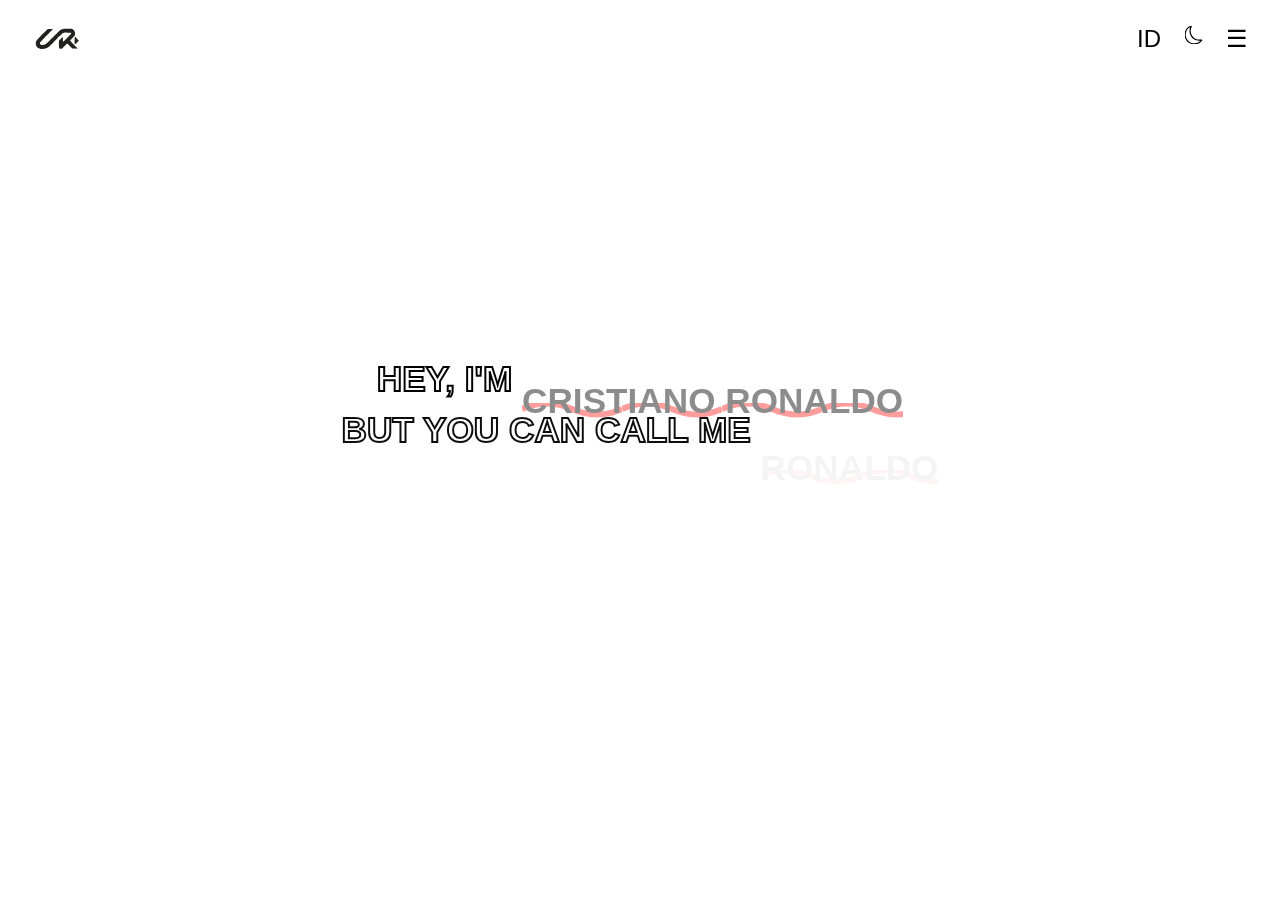
<file: index.html>
<!DOCTYPE html>
<html lang="en" data-theme="light">
<head>
  <meta charset="UTF-8" />
  <meta name="viewport" content="width=device-width, initial-scale=1.0" />
  <title>Cristiano Ronaldo | Fanspage</title>

  <!-- Favicons -->
  <link href="assets/img/ur-icon5.png" rel="icon">
  <link href="assets/img/ur-icon5.png" rel="apple-touch-icon">

  <!-- Styles -->
  <link rel="stylesheet" href="assets/css/style.css" />

  <!-- GSAP for animations -->
  <script src="https://cdnjs.cloudflare.com/ajax/libs/gsap/3.12.2/gsap.min.js"></script>
</head>
<body>
  <header class="header">
    <a href="index.html" class="logo">
      <img src="assets/img/ur-icon2.svg" alt="Logo" />
    </a>
    <!-- Top Controls -->
    <div class="top-controls">
      <button id="langToggle">ID</button>
      <button id="modeToggle" aria-label="Toggle Theme">
        <img src="assets/img/moon.svg" alt="Theme icon" width="24" height="24" />
      </button>
      <button id="menuToggle">☰</button>
    </div>
  </header>

  <main class="hero">
    <div class="hero-text">
      <h1 class="hero-title">
        <span class="line">
          <span class="outline-only">HEY, I'M</span>
          <strong class="wavy-hover filled">CRISTIANO RONALDO</strong>
        </span>
        <span class="line">
          <span class="outline-only">BUT YOU CAN CALL ME</span>
          <strong class="wavy-hover filled">RONALDO</strong>
        </span>
      </h1>

      <p class="hero-subline">I'm a football player, athlete<br>& captain of the Portuguese national team</p>

      <div class="hero-links">
        <a href="work.html">➜ see my projects</a>
        <a href="about.html">➜ more about me</a>
      </div>
    </div>
  </main>

  <!-- Overlay Menu -->
  <div id="overlayMenu" class="overlay hidden">
    <div class="overlay-header">
      <a href="index.html" class="overlay-brand">
        <img src="assets/img/ur-icon2.svg" alt="Logo" class="brand-logo" />
        <span class="brand-text">CR7</span>
      </a>
      <div class="overlay-controls">
        <button id="langToggleOverlay">ID</button>
        <button id="modeToggleOverlay" aria-label="Toggle Theme">
          <img src="assets/img/moon.svg" alt="Theme icon" width="24" height="24" />
        </button>
        <button id="closeMenu" class="close-btn">✖</button>
      </div>
    </div>

    <div class="overlay-content">
      <ul class="overlay-nav">
        <li class="nav-item"><span class="index">01</span> <a href="index.html">HOME</a></li>
        <li class="nav-item"><span class="index">02</span> <a href="work.html">WORK</a></li>
        <li class="nav-item"><span class="index">03</span> <a href="about.html">ABOUT</a></li>
        <li class="nav-item"><span class="index">04</span> <a href="contact.html">CONTACT</a></li>
      </ul>

      <div class="social-links">
        <a href="https://www.instagram.com/cristiano/" class="social-item" target="_blank">↗ instagram</a>
        <a href="https://www.youtube.com/@cristiano/videos" class="social-item" target="_blank">↗ youtube</a>
      </div>
    </div>
  </div>

  <!-- Script -->
  <script src="assets/java/script.js"></script>
</body>
</html>
</file>
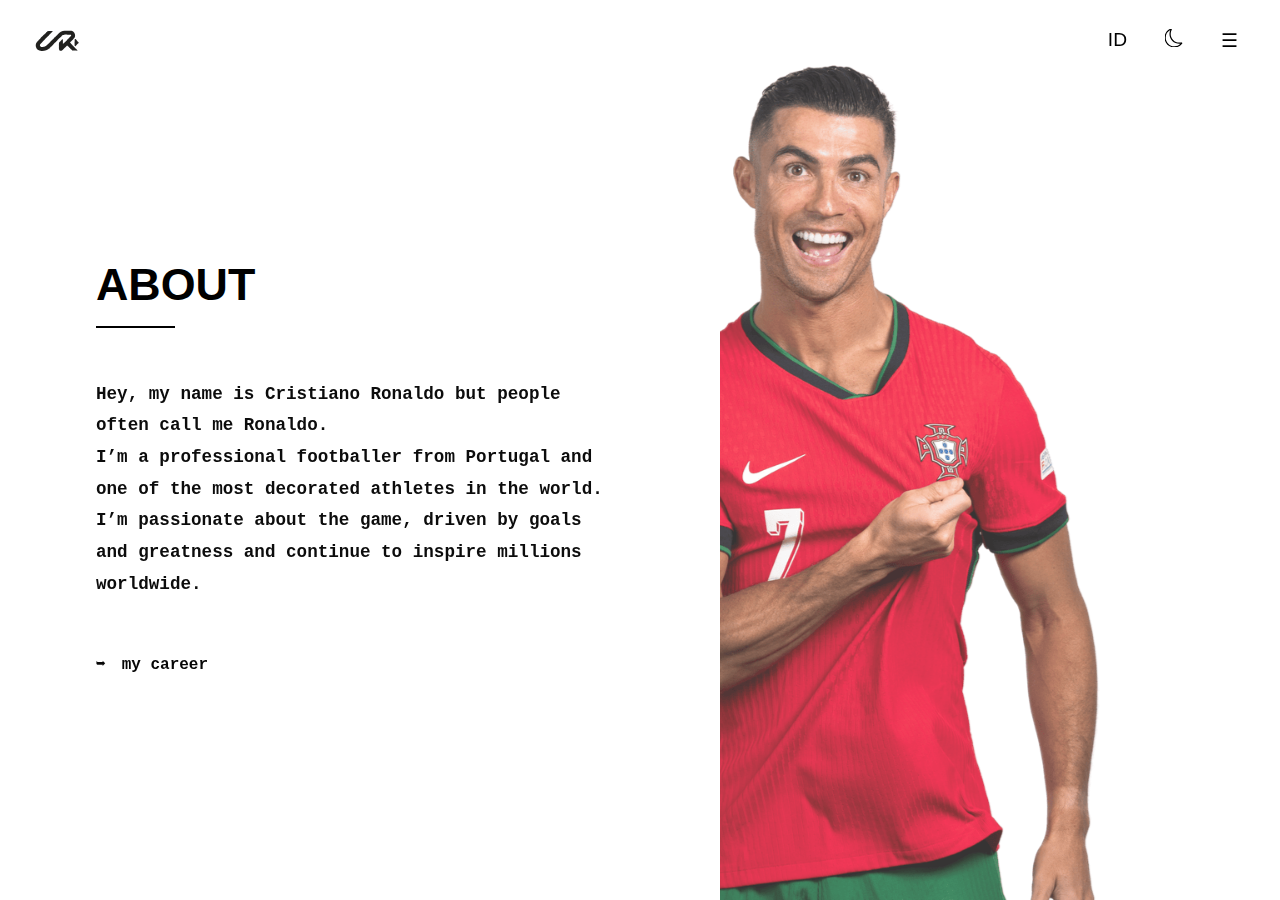
<file: about.html>
<!DOCTYPE html>
<html lang="en" data-theme="light">
<head>
  <meta charset="UTF-8" />
  <meta name="viewport" content="width=device-width, initial-scale=1.0" />
  <title>About — CR7</title>
  <!-- Favicons -->
  <link href="assets/img/ur-icon5.png" rel="icon">
  <link href="assets/img/ur-icon5.png" rel="apple-touch-icon">

  <link rel="stylesheet" href="assets/css/about.css" />
  <script src="https://cdnjs.cloudflare.com/ajax/libs/gsap/3.12.2/gsap.min.js"></script>
</head>
<body>

  <!-- HEADER: navbar persis seperti index -->
  <header class="header">
    <a href="index.html" class="logo">
      <img src="assets/img/ur-icon2.svg" alt="Logo" />
    </a>
    <div class="top-controls">
      <button id="langToggle">ID</button>
      <button id="modeToggle" aria-label="Toggle Theme">
        <img src="assets/img/moon.svg" alt="Theme icon" width="24" height="24" />
      </button>
      <button id="menuToggle">☰</button>
    </div>
  </header>

  <!-- MAIN CONTENT -->
  <main class="about-page">
    <div class="text-content">
      <h1 class="about-title">ABOUT</h1>
      <div class="about-line"></div>
      <p class="about-description">
        Hey, my name is Cristiano Ronaldo but people often call me Ronaldo.<br>
        I’m a professional footballer from Portugal and one of the most decorated athletes in the world.<br>
        I’m passionate about the game, driven by goals and greatness and continue to inspire millions worldwide.
      </p>
      <a href="https://en.wikipedia.org/wiki/Cristiano_Ronaldo" class="about-resume" target="_blank">➥&emsp;my career</a>
    </div>

    <div class="photo-container">
      <img src="assets/img/about.png" alt="Cristiano Ronaldo" />
    </div>
  </main>

  <!-- OVERLAY NAVIGATION (identik index) -->
  <div id="overlayMenu" class="overlay hidden">
    <div class="overlay-header">
      <a href="index.html" class="overlay-brand">
    <img src="assets/img/ur-icon2.svg" alt="Logo" class="brand-logo" />
    <span class="brand-text">CR7</span>
    </a>
      <div class="overlay-controls">
        <button id="langToggleOverlay">ID</button>
        <button id="modeToggleOverlay" aria-label="Toggle Theme">
          <img src="assets/img/moon.svg" alt="Theme icon" width="24" height="24" />
        </button>
        <button id="closeMenu" class="close-btn">✖</button>
      </div>
    </div>

  <div class="overlay-content">
  <div class="overlay-inner">
    <ul class="overlay-nav">
      <li class="nav-item"><span class="index">01</span> <a href="index.html">HOME</a></li>
      <li class="nav-item"><span class="index">02</span> <a href="work.html">WORK</a></li>
      <li class="nav-item"><span class="index">03</span> <a href="about.html">ABOUT</a></li>
      <li class="nav-item"><span class="index">04</span> <a href="contact.html">CONTACT</a></li>
    </ul>

    <div class="social-links">
      <a href="https://www.instagram.com/cristiano/" class="social-item" target="_blank">↗ instagram</a>
      <a href="https://www.youtube.com/@cristiano/videos" class="social-item" target="_blank">↗ youtube</a>
    </div>
  </div>
</div>

  <script src="assets/java/about.js"></script>
</body>
</html>
</file>
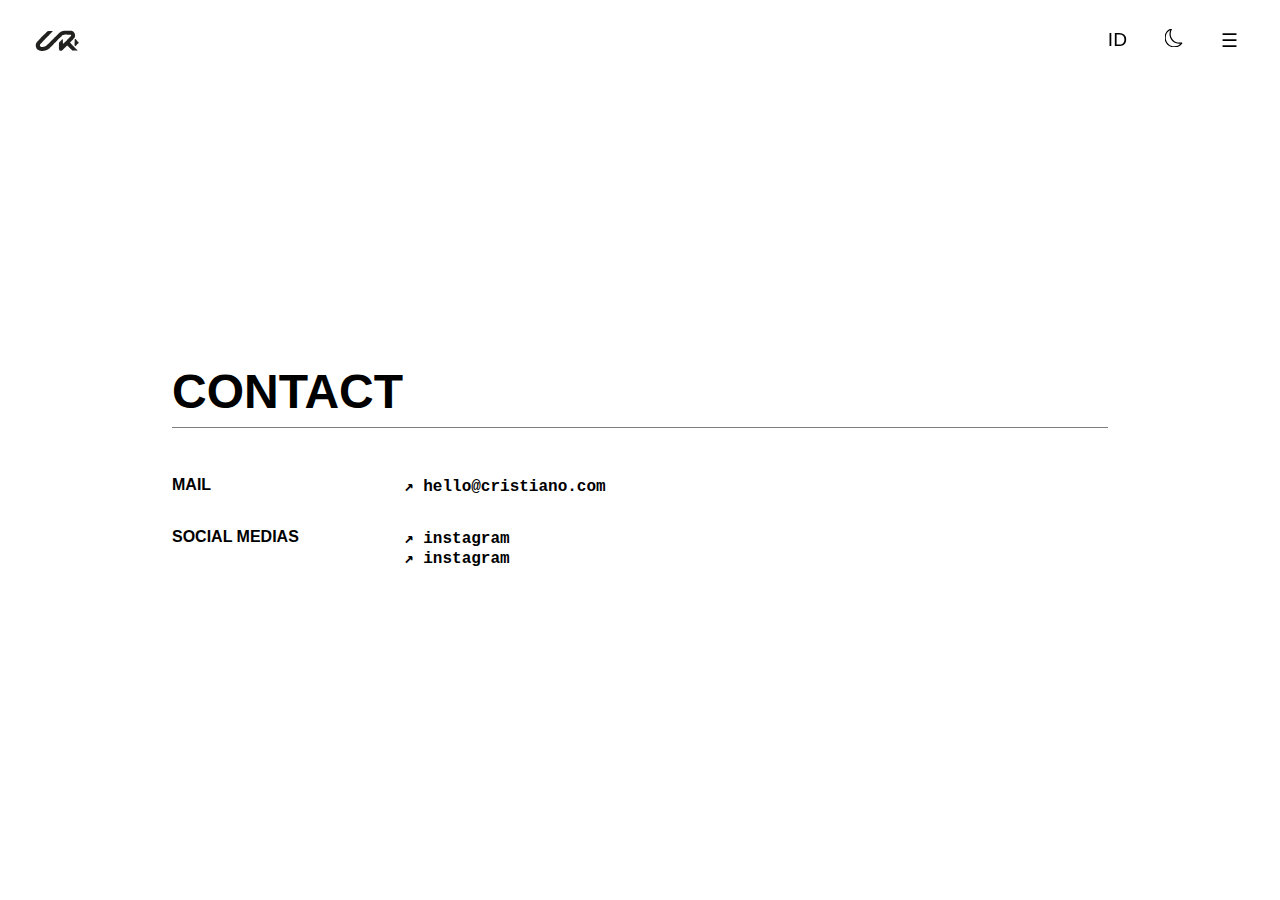
<file: contact.html>
<!DOCTYPE html>
<html lang="en" data-theme="light">
<head>
  <meta charset="UTF-8" />
  <meta name="viewport" content="width=device-width, initial-scale=1.0" />
  <title>Contact — CR7</title>
  <!-- Favicons -->
  <link href="assets/img/ur-icon5.png" rel="icon">
  <link href="assets/img/ur-icon5.png" rel="apple-touch-icon">
  <link rel="stylesheet" href="assets/css/contact.css" />
</head>
<body>
  <!-- ========== HEADER ========== -->
  <header class="header">
    <a href="index.html" class="logo">
      <img src="assets/img/ur-icon2.svg" alt="Logo" />
    </a>
    <!-- Top Controls -->
    <div class="top-controls">
      <button id="langToggle">ID</button>
      <button id="modeToggle" aria-label="Toggle Theme">
        <img src="assets/img/moon.svg" alt="Theme icon" width="24" height="24" />
      </button>
      <button id="menuToggle">☰</button>
    </div>
  </header>

  <!-- ========== MAIN CONTENT ========== -->
  <main class="contact-section">
  <h1 class="contact-title">CONTACT</h1>
  <div class="contact-line"></div>

  <div class="contact-content">
    <h3>MAIL</h3>
    <div class="contact-links">
      <a href="mailto:hello@cristiano.com" class="contact-link">↗ hello@cristiano.com</a>
    </div>

    <h3>SOCIAL MEDIAS</h3>
    <div class="contact-links">
      <a href="https://www.instagram.com/cristiano/" class="contact-link">↗ instagram</a>
      <a href="https://www.youtube.com/@cristiano/videos" class="contact-link">↗ instagram</a>
    </div>
  </div>
</main>


  <!-- ========== OVERLAY NAVIGATION ========== -->
  <div id="overlayMenu" class="overlay">
    <div class="overlay-header">
      <a href="index.html" class="overlay-brand">
        <img src="assets/img/ur-icon2.svg" alt="Logo" class="brand-logo" />
        <span class="brand-text">CR7</span>
      </a>
      <div class="overlay-controls">
        <button id="langToggleOverlay">ID</button>
        <button id="modeToggleOverlay" aria-label="Toggle Theme">
          <img src="assets/img/moon.svg" alt="Theme icon" width="24" height="24" />
        </button>
        <button id="closeMenu" class="close-btn">✖</button>
      </div>
    </div>

    <div class="overlay-content">
      <div class="overlay-inner">
        <ul class="overlay-nav">
          <li class="nav-item"><span class="index">01</span> <a href="index.html">HOME</a></li>
          <li class="nav-item"><span class="index">02</span> <a href="work.html">WORK</a></li>
          <li class="nav-item"><span class="index">03</span> <a href="about.html">ABOUT</a></li>
          <li class="nav-item"><span class="index">04</span> <a href="contact.html">CONTACT</a></li>
        </ul>

        <div class="social-links">
          <a href="https://www.instagram.com/cristiano/" class="social-item" target="_blank">↗ instagram</a>
          <a href="https://www.youtube.com/@cristiano/videos" class="social-item" target="_blank">↗ youtube</a>
        </div>
      </div>
    </div>
  </div>

  <!-- ========== SCRIPT ========== -->
  <script src="https://cdnjs.cloudflare.com/ajax/libs/gsap/3.12.2/gsap.min.js"></script>
  <script src="assets/java/contact.js"></script>
</body>
</html>
</file>
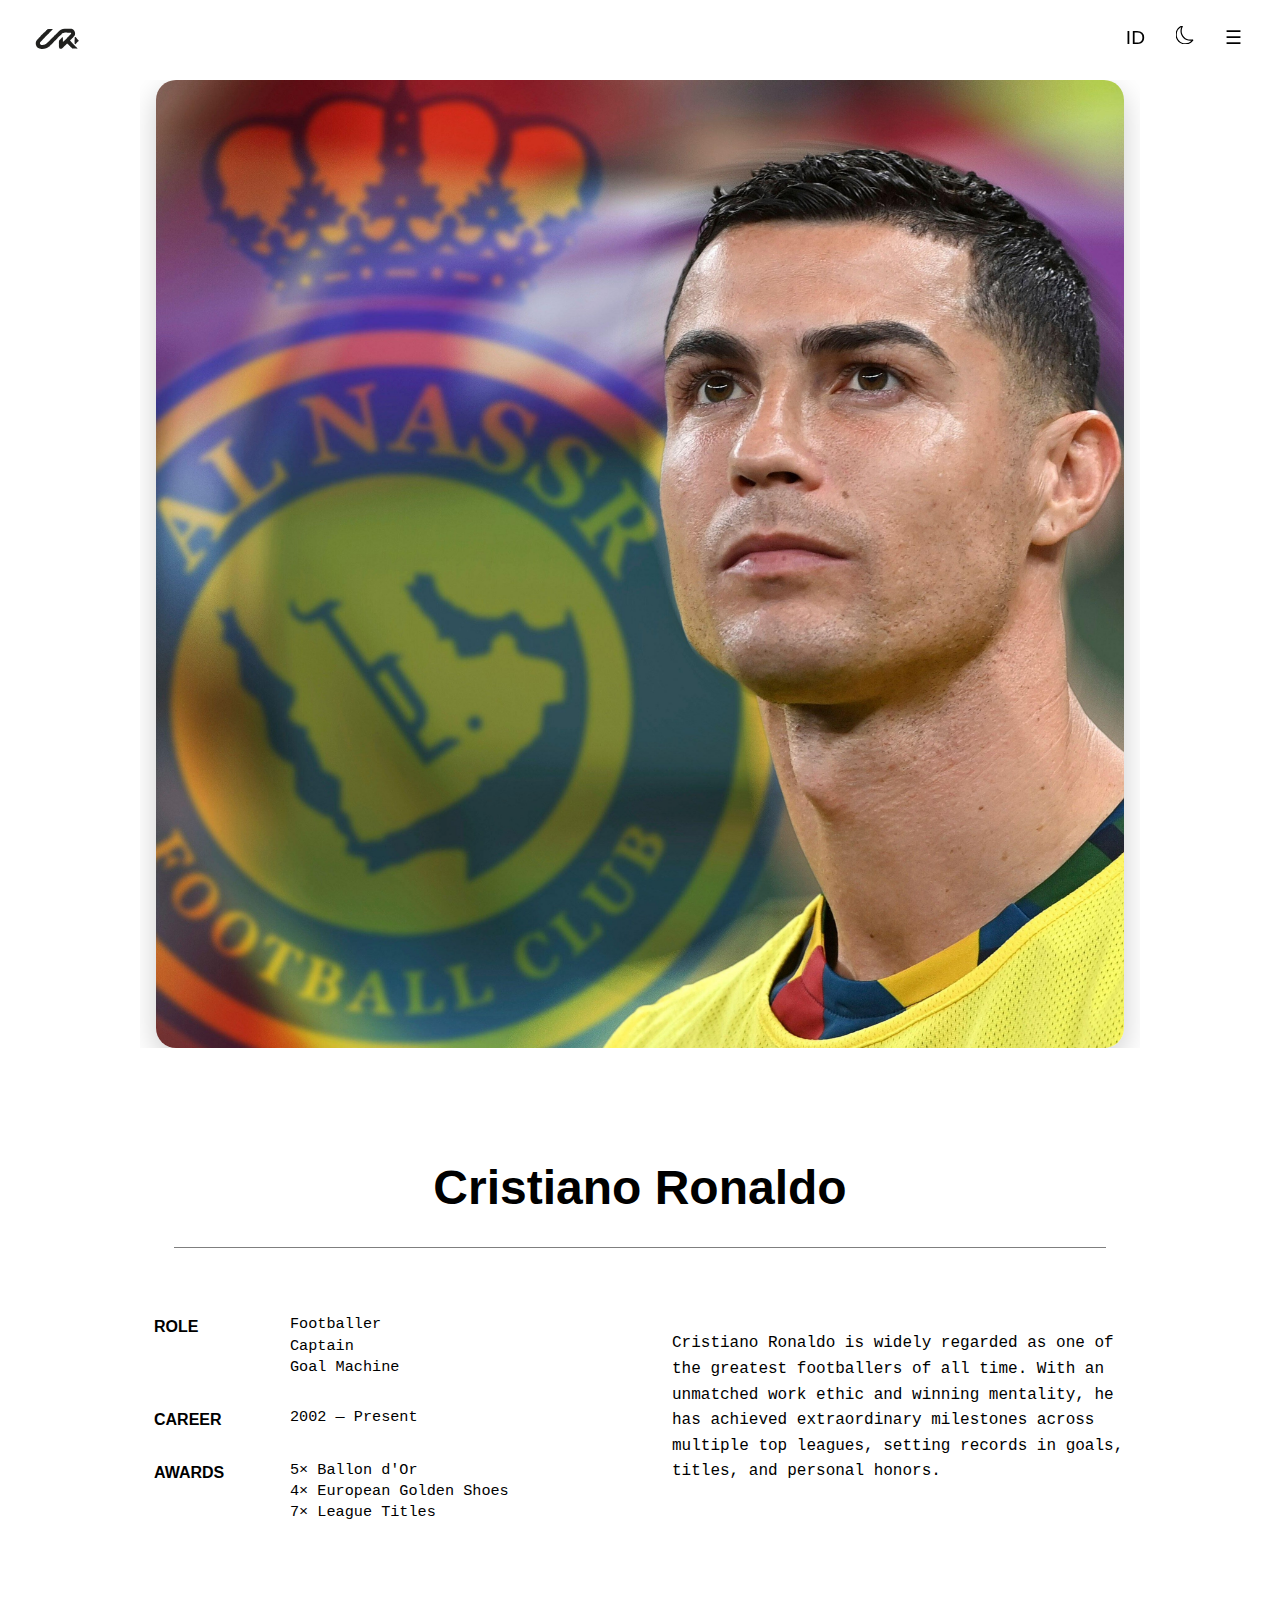
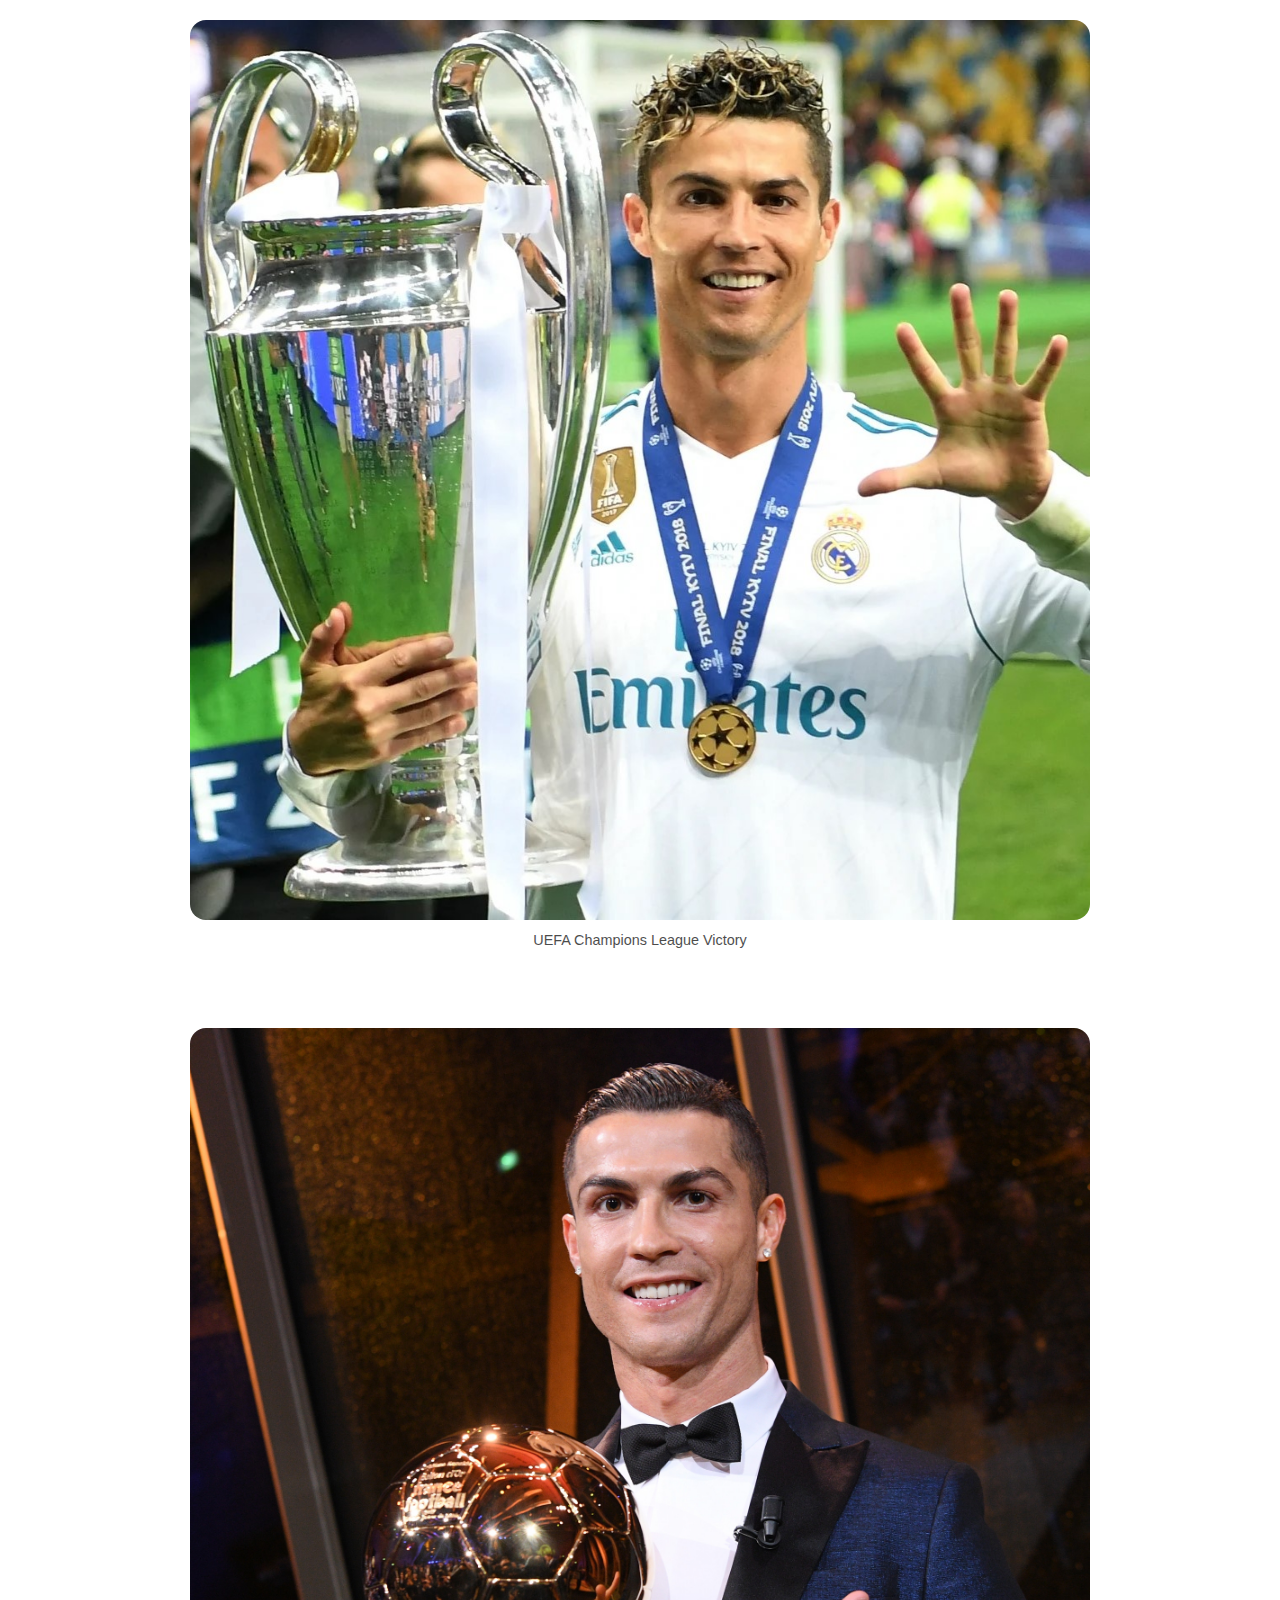
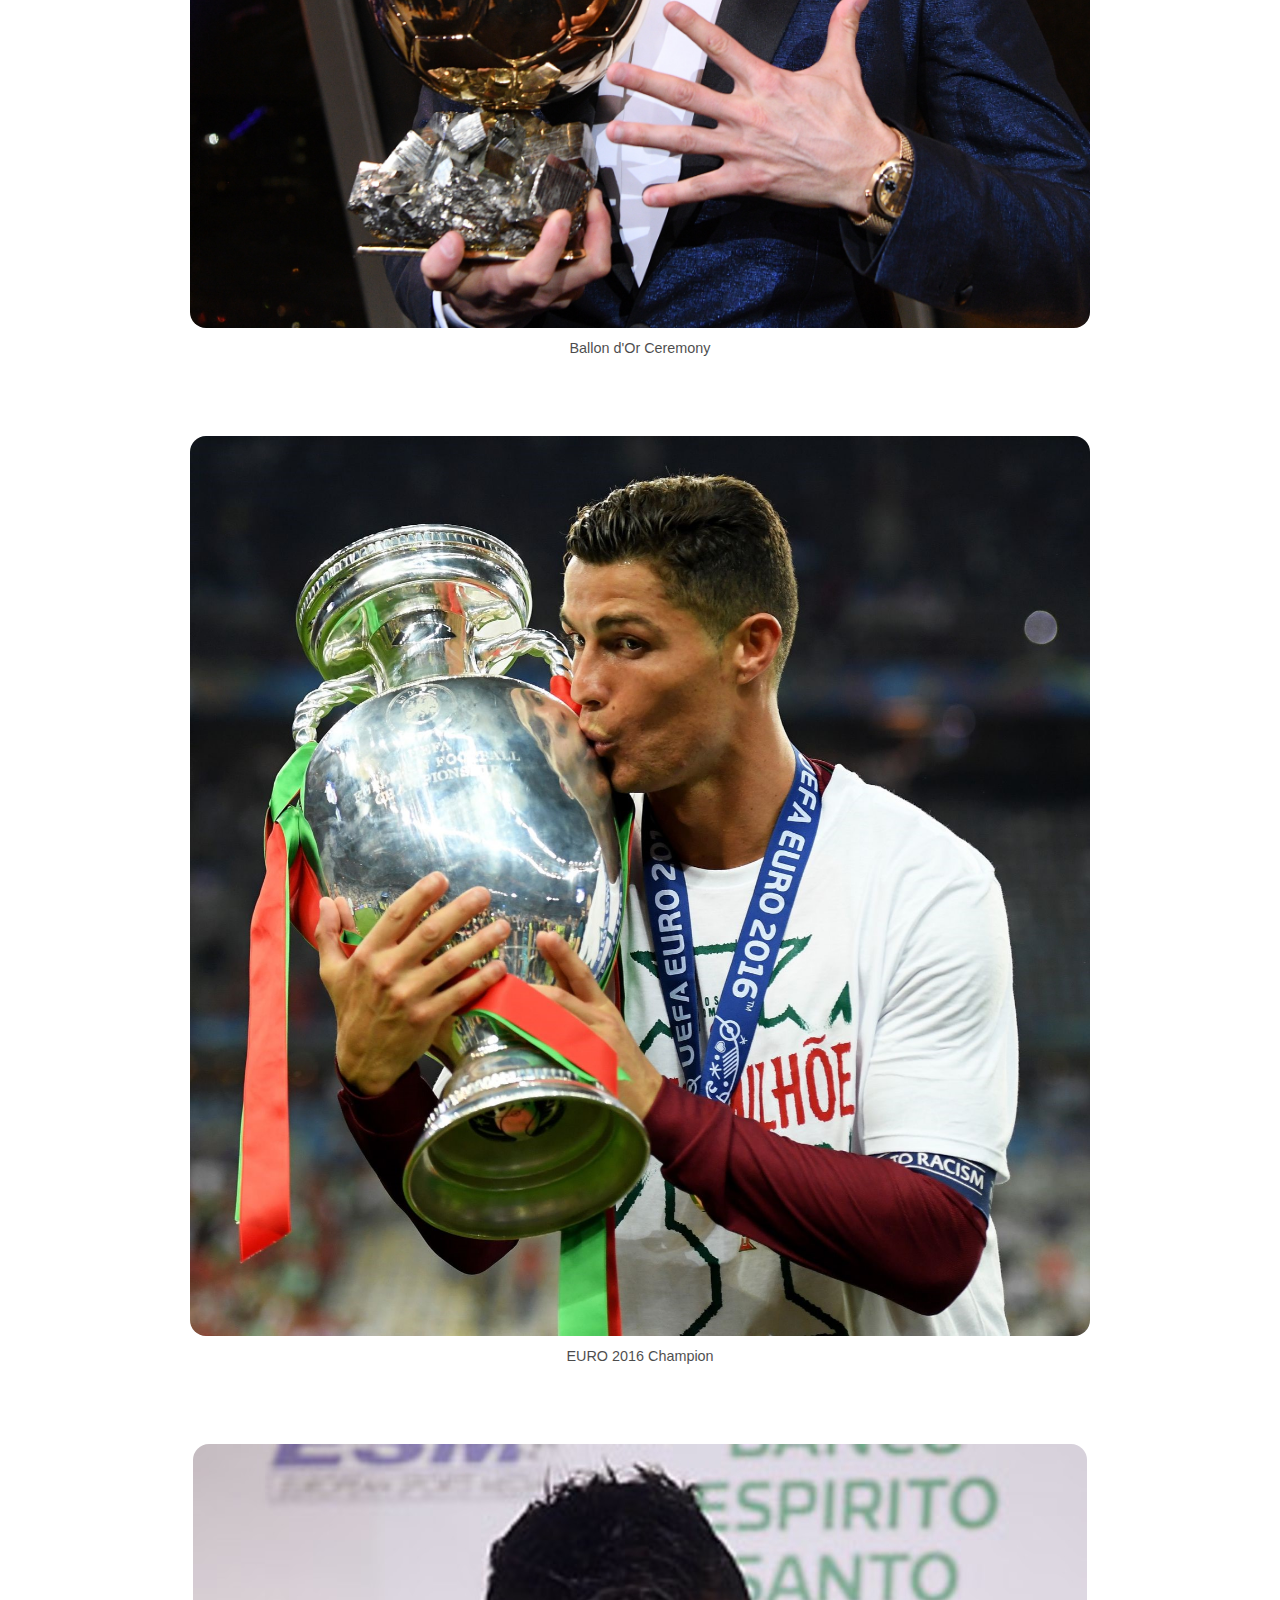
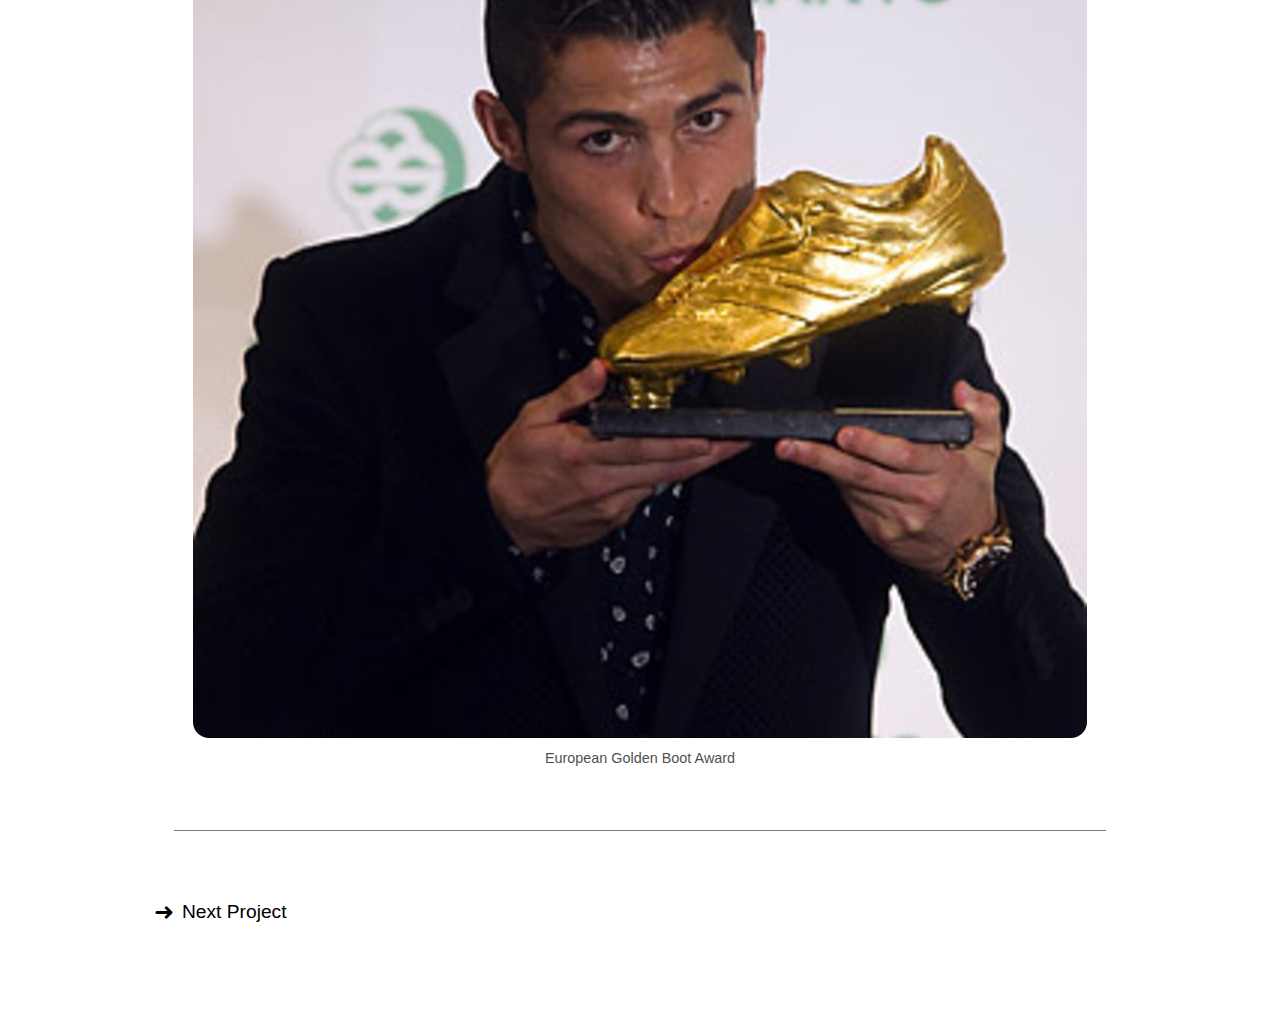
<file: work-detail.html>
<!DOCTYPE html>
<html lang="en" data-theme="light">
<head>
  <meta charset="UTF-8" />
  <meta name="viewport" content="width=device-width, initial-scale=1" />
  <title>Profile — CR7</title>
  <link rel="icon" href="assets/img/ur-icon5.png" />
  <link rel="stylesheet" href="assets/css/work-detail.css" />
  <script src="https://cdnjs.cloudflare.com/ajax/libs/gsap/3.12.2/gsap.min.js"></script>
</head>
<body>
  <!-- ========== HEADER ========== -->
  <header class="header">
    <a href="index.html" class="logo">
      <img src="assets/img/ur-icon2.svg" alt="Logo" />
    </a>
    <div class="top-controls">
      <button id="langToggle">ID</button>
      <button id="modeToggle" aria-label="Toggle Theme">
        <img src="assets/img/moon.svg" alt="Theme icon" width="24" height="24" />
      </button>
      <button id="menuToggle">☰</button>
    </div>
  </header>

  <!-- ========== MAIN CONTENT ========== -->
  <main class="work-detail-section">

    <!-- HERO IMAGE -->
    <div class="hero-image">
      <img src="assets/works/ronaldo.jpg" alt="Hero" />
    </div>

    <!-- PROJECT TITLE & LINE -->
    <h1 class="project-title">Cristiano Ronaldo</h1>
    <div class="work-line"></div>

    <!-- INFO SECTION -->
    <section class="project-info-columns">
      <!-- LEFT COLUMN -->
      <div class="col-left">
        <div class="info-row">
          <h3>ROLE</h3>
          <div class="info-multi">
            <p>Footballer</p>
            <p>Captain</p>
            <p>Goal Machine</p>
          </div>
        </div>
        <div class="info-row">
          <h3>CAREER</h3>
          <div class="info-multi">
            <p>2002 — Present</p>
          </div>
        </div>
        <div class="info-row">
          <h3>AWARDS</h3>
          <div class="info-multi">
            <p>5× Ballon d'Or</p>
            <p>4× European Golden Shoes</p>
            <p>7× League Titles</p>
          </div>
        </div>
      </div>

      <!-- RIGHT COLUMN -->
      <div class="col-right">
        <p>
          Cristiano Ronaldo is widely regarded as one of the greatest footballers
          of all time. With an unmatched work ethic and winning mentality, he has
          achieved extraordinary milestones across multiple top leagues, setting
          records in goals, titles, and personal honors.
        </p>
      </div>
    </section>

    <!-- PROJECT PHOTOS (DI LUAR SECTION) -->
    <section class="project-photos">
      <figure>
        <img src="assets/works/ucl.jpg" alt="Photo 1" />
        <figcaption>UEFA Champions League Victory</figcaption>
      </figure>
      <figure>
        <img src="assets/works/balondoor.jpg" alt="Photo 2" />
        <figcaption>Ballon d'Or Ceremony</figcaption>
      </figure>
      <figure>
        <img src="assets/works/euro.jpg" alt="Photo 3" />
        <figcaption>EURO 2016 Champion</figcaption>
      </figure>
      <figure>
        <img src="assets/works/goldenboot.jpg" alt="Photo 4" />
        <figcaption>European Golden Boot Award</figcaption>
      </figure>
    </section>

    <!-- DIVIDER -->
    <div class="work-line"></div>

    <!-- FOOTER NEXT PROJECT -->
    <footer class="footer-next-project">
      <a href="work.html" class="footer-left next-project-link">
        <span class="arrow">➜</span>
        <span class="text">Next Project</span>
      </a>
    </footer>
  </main>

  <!-- ========== OVERLAY NAVIGATION ========== -->
  <div id="overlayMenu" class="overlay hidden">
    <div class="overlay-header">
      <a href="index.html" class="overlay-brand">
        <img src="assets/img/ur-icon2.svg" class="brand-logo" />
        <span class="brand-text">CR7</span>
      </a>
      <div class="overlay-controls">
        <button id="langToggleOverlay">ID</button>
        <button id="modeToggleOverlay">
          <img src="assets/img/moon.svg" width="24" height="24" />
        </button>
        <button id="closeMenu" class="close-btn">✖</button>
      </div>
    </div>
    <div class="overlay-content">
      <div class="overlay-inner">
        <ul class="overlay-nav">
          <li><span class="index">01</span><a href="index.html">HOME</a></li>
          <li><span class="index">02</span><a href="work.html">WORK</a></li>
          <li><span class="index">03</span><a href="about.html">ABOUT</a></li>
          <li><span class="index">04</span><a href="contact.html">CONTACT</a></li>
        </ul>
        <div class="social-links">
          <a href="https://www.instagram.com/cristiano/" target="_blank">↗ instagram</a>
          <a href="https://www.youtube.com/@cristiano/videos" target="_blank">↗ youtube</a>
        </div>
      </div>
    </div>
  </div>

  <script src="assets/java/work-detail.js"></script>
</body>
</html>
</file>
<file: assets/css/style.css>
:root {
  --bg-light: #ffffff;
  --bg-dark: #0e0e0e;
  --text-light: #000000;
  --text-dark: #efefef;
  --accent: #ff0000;
}

[data-theme="light"] {
  --bg: var(--bg-light);
  --text: var(--text-light);
}

[data-theme="dark"] {
  --bg: var(--bg-dark);
  --text: var(--text-dark);
}


* {
  margin: 0;
  padding: 0;
  box-sizing: border-box;
}

body {
  background-color: var(--bg);
  color: var(--text);
  font-family: 'Helvetica Neue', sans-serif;
  height: 100vh;
  display: flex;
  flex-direction: column;
}

.header {
  position: fixed;
  top: 0;
  left: 0;
  width: 100%;
  padding: 1.2rem 2rem;
  display: flex;
  justify-content: space-between;
  align-items: center;
  z-index: 100;
}

.logo {
  display: flex;
  align-items: center;
  gap: 0.5rem;
  text-decoration: none;
  color: var(--text);
}

.logo img {
  width: 50px;
  height: auto;
}

.logo span {
  font-weight: bold;
  text-transform: uppercase;
  font-size: 1rem;
}


.top-controls button {
  margin-left: 1rem;
  background: transparent;
  border: none;
  font-size: 1.5rem;
  color: var(--text);
  cursor: pointer;
}

.hero {
  flex: 1;
  display: flex;
  align-items: center;
  justify-content: center;
  padding: 2rem;
  position: relative;
}

.hero-text {
  text-align: center;
  max-width: 800px;
}

.hero-title {
  font-size: 2.2rem;
  font-weight: 500;
  line-height: 1.4;
  color: var(--text);
}

.hero-title .line {
  display: block;
  opacity: 0;
  transform: translateY(40px);
}

.hero-title strong {
  font-weight: 800;
  position: relative;
}

.hero-subline {
  margin-top: 0.2rem;
  font-size: 1.1rem;
  font-family: 'Courier New', Courier, monospace;
  font-weight: 550;
  color: var(--text);
  opacity: 0;
  transform: translateY(30px);
  transition: all 0.6s ease;
}

.hero-links {
  margin-top: 2rem;
  display: flex;
  font-family: 'Courier New', Courier, monospace;
  font-weight: 500;
  justify-content: center;
  gap: 2rem;
  opacity: 0;
  transform: translateY(30px);
  transition: all 0.6s ease;
}

.hero-links a {
  position: relative;
  display: inline-block;
  color: var(--text);
  text-decoration: none;
  font-size: 0.95rem;
  transition: color 0.3s ease;
}

.hero-links a::after {
  content: "";
  position: absolute;
  left: 0;
  bottom: -4px;
  height: 2px;
  background-color: var(--text);
  width: 100%;
  transform: scaleX(0);
  transform-origin: left;
  transition: transform 0.3s ease;
  pointer-events: none;
}

.hero-links a:hover::after {
  transform: scaleX(1);
}

.hero-links a:hover {
  color: var(--accent); /* opsional jika ingin efek ganti warna */
}

@media (max-width: 768px) {
  .hero-title {
    font-size: 1.6rem;
  }

  .hero-subline {
    font-size: 0.95rem;
  }

  .hero-links {
    flex-direction: column;
    gap: 1rem;
    align-items: center; 
  }

  .hero-links a {
    font-size: 1rem;
  }
}

.outline-only {
  color: transparent;
  -webkit-text-stroke: 2px var(--text);
  font-weight: 600;
  display: inline-block;
}

.filled {
  color: var(--text);
  -webkit-text-stroke: 0;
}

.wavy-hover {
  position: relative;
  display: inline-block;
  cursor: pointer;
  z-index: 1;
  opacity: 0;
  transform: translateY(40px);
}

.wavy-hover {
  position: relative;
  display: inline-block;
  cursor: pointer;
  z-index: 1;
  opacity: 0;
  transform: translateY(40px);
}

.wavy-hover::after {
  content: "";
  position: absolute;
  left: 0;
  bottom: -0.08em; /* Naik ke belakang teks */
  width: 100%;
  height: 25px;
  background: url("data:image/svg+xml,%3Csvg width='100%25' height='15' xmlns='http://www.w3.org/2000/svg'%3E%3Cpath d='M0 6 Q 25 -5, 50 6 T 100 6' stroke='%23ff0000' stroke-width='6' fill='none' /%3E%3C/svg%3E") repeat-x;
  background-size: 100px 15px;
  animation: none;
  z-index: -1; /* berada di belakang teks */
  pointer-events: none;
  opacity: 85%;
}

.wavy-hover:hover::after {
  animation: waveMove 1.2s linear infinite;
  filter: brightness(1.2);
}

@keyframes waveMove {
  0% {
    background-position-x: 0;
  }
  100% {
    background-position-x: 100px;
  }
}



/* === Overlay Menu Redesigned === */
.overlay {
  position: fixed;
  inset: 0;
  background-color: var(--bg);
  color: var(--text);
  z-index: 999;
  opacity: 0;
  transform: translateY(-100%);
  pointer-events: none;
}

.overlay.visible {
  pointer-events: auto;
}

.overlay-header {
  position: absolute;
  top: 2rem;
  left: 2rem;
  right: 2rem;
  display: flex;
  justify-content: space-between;
  align-items: center;
}

.overlay-brand {
  display: flex;
  align-items: center;
  gap: 0.5rem;
  text-decoration: none;
  color: var(--text);
}

.brand-logo {
  width: 50px;
  height: auto;
}

.brand-text {
  font-weight: 500;
  font-size: 0.9rem;
}

.overlay-controls button {
  margin-left: 1.2rem;
  font-size: 1.5rem;
  background: none;
  border: none;
  color: var(--text);
  cursor: pointer;
}

.close-btn {
  font-size: 1.6rem;
}

/* ✅ PERBAIKAN POSISI TULISAN */
.overlay-content {
  position: absolute;
  top: 50%;
  left: 12vw;
  transform: translateY(-50%);
  display: flex;
  flex-direction: column;
  align-items: flex-start;
  justify-content: center;
}

.overlay-nav {
  list-style: none;
  margin-bottom: 2rem;
  text-align: left;
}

.overlay-nav li {
  font-size: 2.8rem;
  font-weight: bold;
  margin: 1rem 0;
  display: flex;
  align-items: center;
  justify-content: flex-start;
}

.overlay-nav .index {
  font-size: 0.9rem;
  margin-right: 0.8rem;
  opacity: 0.6;
}

.overlay-nav a {
  color: var(--text);
  text-decoration: none;
}

.overlay-nav a:hover {
  color: var(--accent);
}

.social-links {
  display: flex;
  gap: 1.5rem;
  font-size: 0.95rem;
}

.social-links a {
  color: var(--text);
  text-decoration: none;
}

.social-links a:hover {
  color: var(--accent);
}

/* Blob placeholders */
.overlay-blobs {
  position: absolute;
  left: 2rem;
  top: 30%;
  display: flex;
  flex-direction: column;
  gap: 1.5rem;
  pointer-events: none;
}

.overlay-blobs img {
  width: 120px;
  height: auto;
  object-fit: contain;
}

/* Responsive */
@media (max-width: 768px) {
  .overlay-content {
    left: 5vw;
  }

  .overlay-nav li {
    font-size: 2rem;
  }

  .overlay-blobs img {
    width: 80px;
  }
}

/* Light Mode */
[data-theme="light"] .logo,
[data-theme="light"] .brand-logo {
  filter: invert(0%); /* Hitam atau warna asli */
}

/* Dark Mode */
[data-theme="dark"] .logo,
[data-theme="dark"] .brand-logo {
  filter: invert(100%); /* Membalik warna, jadi putih jika awalnya hitam */
}

#modeToggle img,
#modeToggleOverlay img {
  width: 24px;
  height: 24px;
  transition: filter 0.3s ease, transform 0.3s ease;
  cursor: pointer;
  /* Ukuran dasar disamakan dulu */
  object-fit: contain;
}

/* Khusus ikon sun di dark mode: lebih cerah dan scale normal */
[data-theme="dark"] #modeToggle img[src*="sun.svg"],
[data-theme="dark"] #modeToggleOverlay img[src*="sun.svg"] {
  filter: brightness(2.5) contrast(1.2);
  transform: scale(1);
}

/* Khusus ikon moon: sedikit lebih kecil supaya proporsional */
#modeToggle img[src*="moon.svg"],
#modeToggleOverlay img[src*="moon.svg"] {
  transform: scale(0.79);
}

/* Hover efek untuk ikon (sedikit membesar dan lebih cerah) */
#modeToggle:hover img,
#modeToggleOverlay:hover img {
  filter: brightness(1.5);
  transform: scale(1.1);
}

/* Hover efek khusus dark mode + ikon sun */
[data-theme="dark"] #modeToggle:hover img[src*="sun.svg"],
[data-theme="dark"] #modeToggleOverlay:hover img[src*="sun.svg"] {
  filter: brightness(3) contrast(1.3);
  transform: scale(1.1);
}

/* Hover efek khusus ikon moon */
#modeToggle:hover img[src*="moon.svg"],
#modeToggleOverlay:hover img[src*="moon.svg"] {
  transform: scale(0.9);
}
</file>
<file: assets/css/about.css>
/* ==================== ROOT & THEME ==================== */
:root {
  --bg-light: #ffffff;
  --bg-dark: #0e0e0e;
  --text-light: #000000;
  --text-dark: #efefef;
  --accent: #ff0000;
}

[data-theme="light"] {
  --bg: var(--bg-light);
  --text: var(--text-light);
}
[data-theme="dark"] {
  --bg: var(--bg-dark);
  --text: var(--text-dark);
}

body {
  margin: 0;
  padding: 0;
  background-color: var(--bg);
  color: var(--text);
  font-family: 'Helvetica Neue', sans-serif;
  overflow: hidden;
}

/* ==================== HEADER (Same as index) ==================== */
.header {
  position: fixed;
  top: 0;
  left: 0;
  width: 100%;
  padding: 1.2rem 2rem;
  display: flex;
  justify-content: space-between;
  align-items: center;
  z-index: 100;
  box-sizing: border-box;
}

.logo {
  display: flex;
  align-items: center;
  gap: 0.5rem;
  text-decoration: none;
  color: var(--text);
}

.logo img {
  width: 50px;
  height: auto;
}

.logo span {
  font-weight: bold;
  text-transform: uppercase;
  font-size: 1rem;
}

.top-controls {
  display: flex;
  gap: 1rem;
  z-index: 101;
  position: relative;
}

.top-controls button {
  background: rgba(255, 255, 255, 0.3);
  border: none;
  font-size: 1.2rem;
  color: var(--text);
  cursor: pointer;
  padding: 0.4rem 0.6rem;
  border-radius: 6px;
  backdrop-filter: blur(4px);
}

[data-theme="dark"] .top-controls button {
  background: rgba(0, 0, 0, 0.3);
}

/* ==================== LAYOUT ==================== */
.about-page {
  display: flex;
  height: 100vh;
  overflow: hidden;
  position: relative;
}

.text-content {
  flex: 1;
  padding: 6rem 4rem 4rem 6rem;
  display: flex;
  flex-direction: column;
  justify-content: center;
  z-index: 1;
}

.about-title {
  font-size: 2.8rem;
  margin: 0 0 1rem 0;
}

.about-line {
  width: 80px;
  height: 2px;
  background-color: var(--text);
  margin-bottom: 2rem;
}

.about-description {
  font-size: 1.1rem;
  font-family: 'Courier New', Courier, monospace;
  font-weight: 700;
  line-height: 1.8;
  max-width: 520px;
}

.about-resume {
  margin-top: 2.5rem;
  font-size: 1rem;
  font-family: 'Courier New', Courier, monospace;
  font-weight: 600;
  color: var(--text);
  text-decoration: none;
  display: inline-flex;
  width: fit-content;
  position: relative;
  line-height: 1;
  transition: transform 0.3s ease;
}

.about-resume::after {
  content: "";
  position: absolute;
  left: 0;
  bottom: -2px;
  height: 1px;
  background-color: var(--text);
  width: 100%;
  transform: scaleX(0);
  transform-origin: left;
  transition: transform 0.3s ease;
}

.about-resume:hover::after {
  transform: scaleX(1);
}


/* ==================== PHOTO ==================== */
.photo-container {
  flex: 1;
  height: 100vh;
  position: relative;
  display: flex;
  justify-content: flex-end;
  align-items: flex-start;
  padding: 0;
  overflow: hidden;
  z-index: 0;
}

.photo-container img {
  height: 100vh;
  width: auto;
  border-bottom-left-radius: 3rem;
  object-fit: cover;
  margin-right: 0;
  position: relative;
  top: 0;
  right: 0;
  display: block;
  max-width: none;
}

@media (max-width: 768px) {
  .about-page {
    flex-direction: column;
    height: auto;
  }

  .photo-container {
    order: -1;
    width: 100%;
    height: auto;
    justify-content: center;
    align-items: center;
    padding: 0;
    margin-top: 4.5rem; /* ✅ beri jarak dari navbar */
  }

  .photo-container img {
    width: 100%;
    height: auto;
    max-height: 60vh;
    object-fit: cover;
    border-bottom-left-radius: 1.5rem;
  }

  .text-content {
    padding: 2.5rem 1.5rem 3rem;
    display: flex;
    flex-direction: column;
    align-items: flex-start;
    text-align: left;
  }

  .about-title {
    font-size: 2rem;
    margin-bottom: 0.5rem;
    text-align: left;
  }

  .about-line {
    margin-bottom: 1.5rem;
  }

  .about-description {
    font-size: 1rem;
    max-width: 100%;
    margin-bottom: 1.5rem;
  }

  .about-resume {
    margin-top: 0;
  }
}

/* ==================== OVERLAY ==================== */
.overlay {
  position: fixed;
  inset: 0;
  background-color: var(--bg);
  color: var(--text);
  z-index: 999;
  opacity: 0;
  transform: translateY(-100%);
  pointer-events: none;
  transition: opacity 0.3s ease, transform 0.4s ease;
}

.overlay.visible {
  pointer-events: auto;
  opacity: 1;
  transform: translateY(0);
}

.overlay-header {
  position: absolute;
  top: 2rem;
  left: 2rem;
  right: 2rem;
  display: flex;
  justify-content: space-between;
  align-items: center;
}

.overlay-brand {
  display: flex;
  align-items: center;
  gap: 0.5rem;
  text-decoration: none;
  color: var(--text);
}

.brand-logo {
  width: 50px;
  height: auto;
}

.brand-text {
  font-weight: 500;
  font-size: 0.9rem;
}

.overlay-controls button {
  margin-left: 1.2rem;
  font-size: 1rem;
  background: none;
  border: none;
  color: var(--text);
  cursor: pointer;
}

.close-btn {
  font-size: 1.6rem;
}

.overlay-content {
  position: absolute;
  top: 50%;
  left: 12vw;
  transform: translateY(-50%);
  display: flex;
  flex-direction: column;
  align-items: flex-start;
}

.overlay-inner {
  display: flex;
  flex-direction: column;
  align-items: flex-start;
}

.overlay-nav {
  list-style: none;
  margin-bottom: 2rem;
  padding: 0;
  text-align: left;
}

.overlay-nav li {
  font-size: 2.8rem;
  font-weight: bold;
  margin: 1rem 0;
  display: flex;
  align-items: center;
}

.overlay-nav .index {
  font-size: 0.9rem;
  margin-right: 0.8rem;
  opacity: 0.6;
}

.overlay-nav a {
  color: var(--text);
  text-decoration: none;
}

.overlay-nav a:hover {
  color: var(--accent);
}

.social-links {
  display: flex;
  gap: 1.5rem;
  font-size: 0.95rem;
  align-self: flex-start; /* ✅ sejajarkan kiri */
  margin-top: 1rem;
}

.social-links a {
  color: var(--text);
  text-decoration: none;
}

.social-links a:hover {
  color: var(--accent);
}

.overlay-blobs {
  position: absolute;
  left: 2rem;
  top: 30%;
  display: flex;
  flex-direction: column;
  gap: 1.5rem;
  pointer-events: none;
}

.overlay-blobs img {
  width: 120px;
  height: auto;
  object-fit: contain;
}

@media (max-width: 768px) {
  .overlay-content {
    left: 5vw;
  }

  .overlay-nav li {
    font-size: 2rem;
  }

  .overlay-blobs img {
    width: 80px;
  }
}

/* Light Mode */
[data-theme="light"] .logo,
[data-theme="light"] .brand-logo {
  filter: invert(0%); /* Hitam atau warna asli */
}

/* Dark Mode */
[data-theme="dark"] .logo,
[data-theme="dark"] .brand-logo {
  filter: invert(100%); /* Membalik warna, jadi putih jika awalnya hitam */
}

#modeToggle img,
#modeToggleOverlay img {
  width: 24px;
  height: 24px;
  transition: filter 0.3s ease, transform 0.3s ease;
  cursor: pointer;
  /* Ukuran dasar disamakan dulu */
  object-fit: contain;
}

/* Khusus ikon sun di dark mode: lebih cerah dan scale normal */
[data-theme="dark"] #modeToggle img[src*="sun.svg"],
[data-theme="dark"] #modeToggleOverlay img[src*="sun.svg"] {
  filter: brightness(2.5) contrast(1.2);
  transform: scale(1);
}

/* Khusus ikon moon: sedikit lebih kecil supaya proporsional */
#modeToggle img[src*="moon.svg"],
#modeToggleOverlay img[src*="moon.svg"] {
  transform: scale(0.79);
}

/* Hover efek untuk ikon (sedikit membesar dan lebih cerah) */
#modeToggle:hover img,
#modeToggleOverlay:hover img {
  filter: brightness(1.5);
  transform: scale(1.1);
}

/* Hover efek khusus dark mode + ikon sun */
[data-theme="dark"] #modeToggle:hover img[src*="sun.svg"],
[data-theme="dark"] #modeToggleOverlay:hover img[src*="sun.svg"] {
  filter: brightness(3) contrast(1.3);
  transform: scale(1.1);
}

/* Hover efek khusus ikon moon */
#modeToggle:hover img[src*="moon.svg"],
#modeToggleOverlay:hover img[src*="moon.svg"] {
  transform: scale(0.9);
}
</file>
<file: assets/css/contact.css>
/* ==================== ROOT & THEME ==================== */
:root {
  --bg-light: #ffffff;
  --bg-dark: #0e0e0e;
  --text-light: #000000;
  --text-dark: #efefef;
  --accent: #ff0000;
}

[data-theme="light"] {
  --bg: var(--bg-light);
  --text: var(--text-light);
}

[data-theme="dark"] {
  --bg: var(--bg-dark);
  --text: var(--text-dark);
}

body {
  margin: 0;
  padding: 0;
  background-color: var(--bg);
  color: var(--text);
  font-family: 'Helvetica Neue', sans-serif;
  overflow-x: hidden;
}

/* ==================== HEADER ==================== */
.header {
  position: fixed;
  top: 0;
  left: 0;
  width: 100%;
  padding: 1.2rem 2rem;
  display: flex;
  justify-content: space-between;
  align-items: center;
  z-index: 100;
  box-sizing: border-box;
}

.logo {
  display: flex;
  align-items: center;
  gap: 0.5rem;
  text-decoration: none;
  color: var(--text);
}

.logo img {
  width: 50px;
  height: auto;
}

.logo span {
  font-weight: bold;
  text-transform: uppercase;
  font-size: 1rem;
}

.top-controls {
  display: flex;
  gap: 1rem;
  z-index: 101;
  position: relative;
}

.top-controls button {
  background: rgba(255, 255, 255, 0.3);
  border: none;
  font-size: 1.2rem;
  color: var(--text);
  cursor: pointer;
  padding: 0.4rem 0.6rem;
  border-radius: 6px;
  backdrop-filter: blur(4px);
}

[data-theme="dark"] .top-controls button {
  background: rgba(0, 0, 0, 0.3);
}

/* ========== CONTACT SECTION (FINAL) ========== */
.contact-section {
  padding: 8rem 2rem;
  max-width: 1000px;
  margin: 0 auto;
  display: flex;
  flex-direction: column;
  justify-content: center;
  min-height: 100vh;
  box-sizing: border-box;
}

.contact-title {
  font-size: 3rem;
  font-weight: bold;
  margin-bottom: 0.5rem;
  color: var(--text);
}

.contact-line {
  width: 100%;
  height: 1px;
  background-color: var(--text);
  opacity: 0.5;
  margin-bottom: 3rem;
}

/* Grid 2 kolom seperti layout desktop */
.contact-content {
  display: grid;
  grid-template-columns: 200px 1fr;
  row-gap: 2rem;
  column-gap: 2rem;
}

.contact-content h3 {
  font-size: 1rem;
  font-weight: bold;
  margin: 0;
  color: var(--text);
  align-self: start;
}


.contact-link {
  font-size: 1rem;
  font-family: 'Courier New', Courier, monospace;
  font-weight: 600;
  text-decoration: none;
  color: var(--text);
  width: fit-content;
  position: relative;
  display: flex;
  flex-direction: column;
  gap: 1rem;
}

.contact-link::after {
  content: "";
  position: absolute;
  bottom: -2px;
  left: 0;
  width: 100%;
  height: 1px;
  background-color: var(--text);
  transform: scaleX(0);
  transform-origin: left;
  transition: transform 0.3s ease;
}

.contact-link:hover::after {
  transform: scaleX(1);
}

.contact-link:hover {
  color: var(--accent);
}

/* ========== RESPONSIVE ========== */
@media (max-width: 768px) {
  .contact-section {
    padding: 6rem 1.5rem 3rem;
  }

  .contact-content {
    grid-template-columns: 1fr;
  }

  .contact-content h3 {
    margin-bottom: 0.5rem;
  }

  .contact-title {
    font-size: 2.2rem;
  }
}

/* ==================== OVERLAY (Identik index & about) ==================== */
.overlay {
  position: fixed;
  inset: 0;
  background-color: var(--bg);
  color: var(--text);
  z-index: 999;
  opacity: 0;
  transform: translateY(-100%);
  pointer-events: none;
  transition: opacity 0.3s ease, transform 0.4s ease;
}

.overlay.visible {
  pointer-events: auto;
  opacity: 1;
  transform: translateY(0);
}

.overlay-header {
  position: absolute;
  top: 2rem;
  left: 2rem;
  right: 2rem;
  display: flex;
  justify-content: space-between;
  align-items: center;
}

.overlay-brand {
  display: flex;
  align-items: center;
  gap: 0.5rem;
  text-decoration: none;
  color: var(--text);
}

.brand-logo {
  width: 50px;
  height: auto;
}

.brand-text {
  font-weight: 500;
  font-size: 0.9rem;
}

.overlay-controls button {
  margin-left: 1.2rem;
  font-size: 1.4rem;
  background: none;
  border: none;
  color: var(--text);
  cursor: pointer;
}

.close-btn {
  font-size: 1rem;
}

.overlay-content {
  position: absolute;
  top: 50%;
  left: 12vw;
  transform: translateY(-50%);
  display: flex;
  flex-direction: column;
  align-items: flex-start;
}

.overlay-inner {
  display: flex;
  flex-direction: column;
  align-items: flex-start;
}

.overlay-nav {
  list-style: none;
  margin-bottom: 2rem;
  padding: 0;
  text-align: left;
}

.overlay-nav li {
  font-size: 2.8rem;
  font-weight: bold;
  margin: 1rem 0;
  display: flex;
  align-items: center;
}

.overlay-nav .index {
  font-size: 0.9rem;
  margin-right: 0.8rem;
  opacity: 0.6;
}

.overlay-nav a {
  color: var(--text);
  text-decoration: none;
}

.overlay-nav a:hover {
  color: var(--accent);
}

.social-links {
  display: flex;
  gap: 1.5rem;
  font-size: 0.95rem;
  align-self: flex-start;
  margin-top: 1rem;
}

.social-links a {
  color: var(--text);
  text-decoration: none;
  position: relative;
}

.social-links a::after {
  content: "";
  position: absolute;
  bottom: -2px;
  left: 0;
  width: 100%;
  height: 1px;
  background-color: var(--text);
  transform: scaleX(0);
  transform-origin: left;
  transition: transform 0.3s ease;
}

.social-links a:hover::after {
  transform: scaleX(1);
}

.social-links a:hover {
  color: var(--accent);
}

@media (max-width: 768px) {
  .overlay-content {
    left: 5vw;
  }

  .overlay-nav li {
    font-size: 2rem;
  }
}

/* Light Mode */
[data-theme="light"] .logo,
[data-theme="light"] .brand-logo {
  filter: invert(0%); /* Hitam atau warna asli */
}

/* Dark Mode */
[data-theme="dark"] .logo,
[data-theme="dark"] .brand-logo {
  filter: invert(100%); /* Membalik warna, jadi putih jika awalnya hitam */
}


#modeToggle img,
#modeToggleOverlay img {
  width: 24px;
  height: 24px;
  transition: filter 0.3s ease, transform 0.3s ease;
  cursor: pointer;
  /* Ukuran dasar disamakan dulu */
  object-fit: contain;
}

/* Khusus ikon sun di dark mode: lebih cerah dan scale normal */
[data-theme="dark"] #modeToggle img[src*="sun.svg"],
[data-theme="dark"] #modeToggleOverlay img[src*="sun.svg"] {
  filter: brightness(2.5) contrast(1.2);
  transform: scale(1);
}

/* Khusus ikon moon: sedikit lebih kecil supaya proporsional */
#modeToggle img[src*="moon.svg"],
#modeToggleOverlay img[src*="moon.svg"] {
  transform: scale(0.79);
}

/* Hover efek untuk ikon (sedikit membesar dan lebih cerah) */
#modeToggle:hover img,
#modeToggleOverlay:hover img {
  filter: brightness(1.5);
  transform: scale(1.1);
}

/* Hover efek khusus dark mode + ikon sun */
[data-theme="dark"] #modeToggle:hover img[src*="sun.svg"],
[data-theme="dark"] #modeToggleOverlay:hover img[src*="sun.svg"] {
  filter: brightness(3) contrast(1.3);
  transform: scale(1.1);
}

/* Hover efek khusus ikon moon */
#modeToggle:hover img[src*="moon.svg"],
#modeToggleOverlay:hover img[src*="moon.svg"] {
  transform: scale(0.9);
}
</file>
<file: assets/css/work-detail.css>
/* ========== ROOT THEME ========== */
:root {
  --bg-light: #ffffff;
  --bg-dark: #0e0e0e;
  --text-light: #000000;
  --text-dark: #efefef;
  --accent: #ff0000;
}

[data-theme="light"] {
  --bg: var(--bg-light);
  --text: var(--text-light);
}
[data-theme="dark"] {
  --bg: var(--bg-dark);
  --text: var(--text-dark);
}

/* ========== GLOBAL RESET & LOCK SCROLL HORIZONTAL ========== */
html, body {
  margin: 0;
  padding: 0;
  background-color: var(--bg);
  color: var(--text);
  font-family: 'Helvetica Neue', sans-serif;
  overflow-x: hidden; /* LOCK supaya gak bisa scroll horizontal */
  box-sizing: border-box;
}

*, *::before, *::after {
  box-sizing: inherit;
}

/* ========== WRAPPER MAIN SECTION ========== */
.work-detail-section {
  max-width: 1100px;
  margin: 0 auto;
  padding: 0 2rem;
  width: 100%;
  box-sizing: border-box;
}

/* ========== HEADER ========== */
.header {
  position: fixed;
  top: 0;
  left: 0;
  right: 0;
  padding: 1.2rem 2rem;
  display: flex;
  justify-content: space-between;
  align-items: center;
  z-index: 1000;
}

.logo {
  display: flex;
  align-items: center;
  gap: 0.5rem;
  color: var(--text);
  text-decoration: none;
}

.logo img {
  width: 50px;
  height: auto;
}

.logo span {
  font-weight: bold;
  text-transform: uppercase;
}

.top-controls {
  display: flex;
  gap: 1rem;
}

.top-controls button {
  background: none;
  border: none;
  font-size: 1.2rem;
  color: var(--text);
  cursor: pointer;
}

/* ===== HERO IMAGE ===== */
.hero-image {
  max-width: 1000px;
  width: 100%;
  margin: 5rem auto 2rem auto; /* vertical margin + center horizontally */
  overflow: hidden;
  display: flex;
  justify-content: center; /* center content horizontal */
  align-items: center;
  padding: 0 1rem; /* beri sedikit padding supaya tidak mepet */
  box-sizing: border-box;
}

.hero-image img {
  width: 100%;
  max-width: 1000px;
  height: auto;
  border-radius: 20px;
  object-fit: cover;
  box-shadow: 0 10px 30px rgba(0,0,0,0.2);
  display: block;
}

/* ========== PROJECT TITLE ========== */
.project-title {
  font-size: 3rem;
  font-weight: bold;
  text-align: center;
  margin-top: 7rem;
}

.work-line {
  height: 1px;
  background-color: var(--text);
  opacity: 0.5;
  margin: 1.2rem auto 2.2rem;
  width: 90%;
}

/* ========== PROJECT INFO ========== */
.project-info-columns {
  display: flex;
  justify-content: space-between;
  gap: 4rem;
  padding: 2rem;
  max-width: 1100px;
  margin: 0 auto 3rem auto;
  box-sizing: border-box;
  width: 100%;
}

.col-left {
  flex: 1;
  display: flex;
  flex-direction: column;
  gap: 1.8rem;
}

.info-row {
  display: grid;
  grid-template-columns: 120px 1fr;
  gap: 1rem;
  align-items: start;
}

.info-row h3 {
  font-size: 1rem;
  font-weight: bold;
  margin: 0;
  line-height: 1.5;
}

.info-multi p {
  margin: 0 0 0.2rem 0;
  font-size: 0.95rem;
  font-family: 'Courier New', Courier, monospace;
}

.col-right {
  flex: 1;
  display: flex;
  flex-direction: column;
  justify-content: flex-start;
  font-size: 1rem;
  font-family: 'Courier New', Courier, monospace;
  line-height: 1.6;
}

/* ========== PROJECT PHOTOS ========== */
.project-photos {
  display: flex;
  flex-direction: column;
  align-items: center;
  gap: 3rem;
  max-width: 1000px;
  margin: 2rem auto 3rem;
  width: 100%;
  box-sizing: border-box;
}

.project-photos img {
  width: 100%;
  border-radius: 16px;
  max-width: 900px;
  height: auto;
  object-fit: cover;
}

.project-photos figcaption {
  text-align: center;
  font-size: 0.9rem;
  margin-top: 0.5rem;
  color: var(--text);
  opacity: 0.7;
}

/* ========== FOOTER NEXT PROJECT ========== */
.footer-next-project {
  display: flex;
  justify-content: space-between;
  align-items: center;
  padding: 2rem;
  max-width: 1100px;
  margin: 0 auto 4rem auto;
  box-sizing: border-box;
  width: 100%;
}

.footer-left {
  text-decoration: none;
  color: var(--text);
  font-size: 1.2rem;
  font-weight: 500;
  display: flex;
  align-items: center;
  gap: 0.5rem;
}

.footer-left:hover,
.footer-right:hover {
  color: var(--accent);
}

.arrow {
  font-size: 1.5rem;
  transition: transform 0.3s ease;
}

.footer-left:hover .arrow {
  transform: translateX(5px);
}

/* ========== OVERLAY MENU ========== */
.overlay {
  position: fixed;
  inset: 0;
  background-color: var(--bg);
  color: var(--text);
  z-index: 9999;
  opacity: 0;
  transform: translateY(-100%);
  pointer-events: none;
  transition: opacity 0.3s ease, transform 0.4s ease;
}

.overlay.visible {
  pointer-events: auto;
  opacity: 1;
  transform: translateY(0);
}

.overlay-header {
  position: absolute;
  top: 2rem;
  left: 2rem;
  right: 2rem;
  display: flex;
  justify-content: space-between;
  align-items: center;
}

.overlay-brand {
  display: flex;
  align-items: center;
  gap: 0.5rem;
  color: var(--text);
  text-decoration: none;
}

.brand-logo {
  width: 50px;
  height: auto;
}

.brand-text {
  font-size: 1rem;
}

.overlay-controls button {
  background: none;
  border: none;
  font-size: 1rem;
  color: var(--text);
  cursor: pointer;
  margin-left: 1rem;
}

.close-btn {
  font-size: 1.6rem;
}

.overlay-content {
  position: absolute;
  top: 50%;
  left: 10vw;
  transform: translateY(-50%);
}

.overlay-inner {
  display: flex;
  flex-direction: column;
  align-items: flex-start;
}

.overlay-nav {
  list-style: none;
  margin: 0 0 2rem 0;
  padding: 0;
}

.overlay-nav li {
  font-size: 2.8rem;
  margin-bottom: 1rem;
  font-weight: bold;
  display: flex;
  align-items: center;
}

.overlay-nav .index {
  font-size: 0.9rem;
  margin-right: 0.8rem;
  opacity: 0.6;
}

.overlay-nav a {
  color: var(--text);
  text-decoration: none;
}

.overlay-nav a:hover {
  color: var(--accent);
}

.social-links {
  display: flex;
  gap: 1.5rem;
  font-size: 0.95rem;
}

.social-links a {
  color: var(--text);
  text-decoration: none;
  position: relative;
}

.social-links a:hover {
  color: var(--accent);
}

/* ========== RESPONSIVE ========== */
@media (max-width: 768px) {
  .work-detail-section {
    padding: 0 1.5rem; /* padding kiri kanan utama */
  }

  .project-info-columns {
    flex-direction: column;
    gap: 2rem;
    padding: 0 1.5rem; /* padding kiri kanan agar simetris */
  }

  .footer-next-project {
    flex-direction: column;
    gap: 1rem;
    text-align: left;
    padding: 0 1.5rem; /* padding kiri kanan footer */
  }

  .overlay-nav li {
    font-size: 2rem;
  }

  .overlay-content {
    left: 5vw;
  }

  .hero-image {
    padding: 0 0.5rem; /* sedikit padding agar image tidak nempel ke pinggir */
  }
}

/* ========== THEME ICONS ========== */
[data-theme="light"] .logo,
[data-theme="light"] .brand-logo {
  filter: invert(0%);
}

[data-theme="dark"] .logo,
[data-theme="dark"] .brand-logo {
  filter: invert(100%);
}

#modeToggle img,
#modeToggleOverlay img {
  width: 24px;
  height: 24px;
  transition: filter 0.3s ease, transform 0.3s ease;
  cursor: pointer;
  object-fit: contain;
}

[data-theme="dark"] #modeToggle img[src*="sun.svg"],
[data-theme="dark"] #modeToggleOverlay img[src*="sun.svg"] {
  filter: brightness(2.5) contrast(1.2);
  transform: scale(1);
}

#modeToggle img[src*="moon.svg"],
#modeToggleOverlay img[src*="moon.svg"] {
  transform: scale(0.79);
}

#modeToggle:hover img,
#modeToggleOverlay:hover img {
  filter: brightness(1.5);
  transform: scale(1.1);
}

[data-theme="dark"] #modeToggle:hover img[src*="sun.svg"],
[data-theme="dark"] #modeToggleOverlay:hover img[src*="sun.svg"] {
  filter: brightness(3) contrast(1.3);
  transform: scale(1.1);
}

#modeToggle:hover img[src*="moon.svg"],
#modeToggleOverlay:hover img[src*="moon.svg"] {
  transform: scale(0.9);
}
</file>
